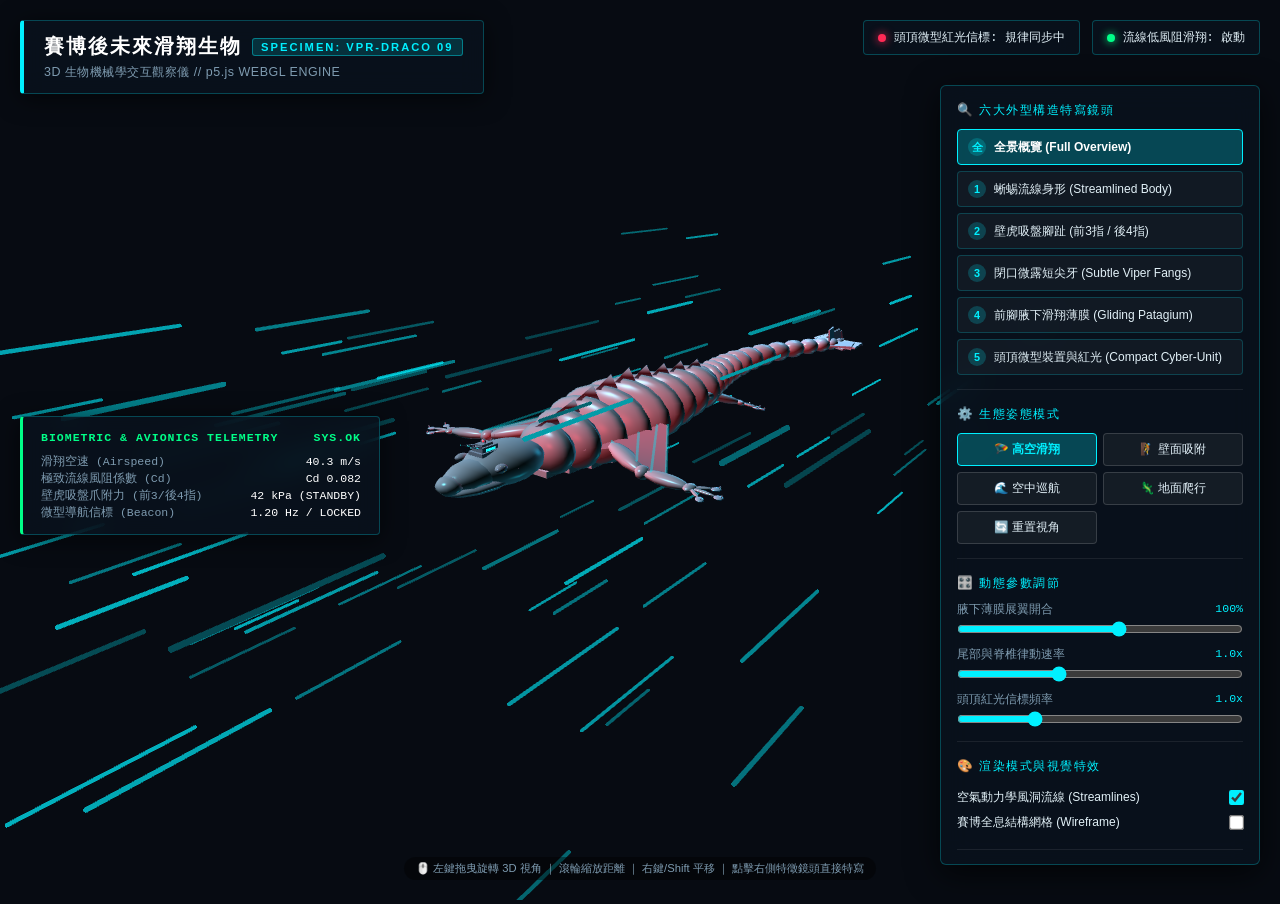
<file: m2-species/index.html>
<!DOCTYPE html>
<html lang="zh-Hant">
<head>
  <meta charset="UTF-8">
  <meta name="viewport" content="width=device-width, initial-scale=1.0">
  <title>賽博後未來生物 3D 觀測儀 (CYBER-DRACO VPR-9)</title>
  <link rel="stylesheet" href="style.css">
  <!-- Load p5.js library (Local file) -->
  <script src="p5.min.js"></script>
</head>
<body>
  <!-- 3D WebGL Canvas Container -->
  <div id="canvas-container"></div>

  <!-- Sci-Fi Cyberpunk HUD Overlay -->
  <div class="hud-overlay">
    <!-- Top Header -->
    <header class="hud-header">
      <div class="title-badge">
        <h1>
          <span>賽博後未來滑翔生物</span>
          <span class="tag">SPECIMEN: VPR-DRACO 09</span>
        </h1>
        <p>3D 生物機械學交互觀察儀 // p5.js WEBGL ENGINE</p>
      </div>

      <div class="status-indicators">
        <div class="indicator">
          <div class="pulse-dot"></div>
          <span>頭頂微型紅光信標: 規律同步中</span>
        </div>
        <div class="indicator">
          <div class="aero-dot"></div>
          <span>流線低風阻滑翔: 啟動</span>
        </div>
      </div>
    </header>

    <!-- Bottom Left Telemetry HUD -->
    <div class="telemetry-card">
      <div class="telemetry-title">
        <span>BIOMETRIC & AVIONICS TELEMETRY</span>
        <span>SYS.OK</span>
      </div>
      <div class="telemetry-row">
        <span>滑翔空速 (Airspeed)</span>
        <span class="val" id="val-airspeed">38.5 m/s</span>
      </div>
      <div class="telemetry-row">
        <span>極致流線風阻係數 (Cd)</span>
        <span class="val" id="val-drag">Cd 0.076</span>
      </div>
      <div class="telemetry-row">
        <span>壁虎吸盤爪附力 (前3/後4指)</span>
        <span class="val" id="val-suction">42 kPa (STANDBY)</span>
      </div>
      <div class="telemetry-row">
        <span>微型導航信標 (Beacon)</span>
        <span class="val" id="val-beacon">1.20 Hz / LOCKED</span>
      </div>
    </div>

    <!-- Bottom Center Operation Hint -->
    <div class="help-hint">
      🖱️ 左鍵拖曳旋轉 3D 視角 ｜ 滾輪縮放距離 ｜ 右鍵/Shift 平移 ｜ 點擊右側特徵鏡頭直接特寫
    </div>
  </div>

  <!-- Right Floating Control & Feature Inspector Panel -->
  <aside class="hud-panel">
    <!-- Section 1: Creature Requirements Fast-Inspect -->
    <div class="panel-section">
      <div class="section-title">
        <span>🔍 六大外型構造特寫鏡頭</span>
      </div>
      <div class="feature-list">
        <button class="feature-btn active" data-feature="overview" onclick="focusFeature('overview')">
          <span class="num">全</span> 全景概覽 (Full Overview)
        </button>
        <button class="feature-btn" data-feature="streamline" onclick="focusFeature('streamline')">
          <span class="num">1</span> 蜥蜴流線身形 (Streamlined Body)
        </button>
        <button class="feature-btn" data-feature="gecko-feet" onclick="focusFeature('gecko-feet')">
          <span class="num">2</span> 壁虎吸盤腳趾 (前3指 / 後4指)
        </button>
        <button class="feature-btn" data-feature="fangs" onclick="focusFeature('fangs')">
          <span class="num">3</span> 閉口微露短尖牙 (Subtle Viper Fangs)
        </button>
        <button class="feature-btn" data-feature="membrane" onclick="focusFeature('membrane')">
          <span class="num">4</span> 前腳腋下滑翔薄膜 (Gliding Patagium)
        </button>
        <button class="feature-btn" data-feature="head-cyber" onclick="focusFeature('head-cyber')">
          <span class="num">5</span> 頭頂微型裝置與紅光 (Compact Cyber-Unit)
        </button>
      </div>
    </div>

    <!-- Section 2: Motion Pose Mode -->
    <div class="panel-section">
      <div class="section-title">
        <span>⚙️ 生態姿態模式</span>
      </div>
      <div class="button-grid">
        <button class="mode-btn active" data-mode="gliding" onclick="setPoseMode('gliding')">
          🪂 高空滑翔
        </button>
        <button class="mode-btn" data-mode="perched" onclick="setPoseMode('perched')">
          🧗 壁面吸附
        </button>
        <button class="mode-btn" data-mode="patrol" onclick="setPoseMode('patrol')">
          🌊 空中巡航
        </button>
        <button class="mode-btn" data-mode="crawl" onclick="setPoseMode('crawl')">
          🦎 地面爬行
        </button>
        <button class="mode-btn" onclick="focusFeature('overview')">
          🔄 重置視角
        </button>
      </div>
    </div>

    <!-- Section 3: Fine Dynamic Adjustments -->
    <div class="panel-section">
      <div class="section-title">
        <span>🎛️ 動態參數調節</span>
      </div>
      <div class="slider-group">
        <div class="slider-item">
          <div class="slider-label">
            <span>腋下薄膜展翼開合</span>
            <span id="label-spread">100%</span>
          </div>
          <input type="range" min="0.6" max="1.3" step="0.05" value="1.0" oninput="
            updateSetting('membraneSpread', this.value);
            document.getElementById('label-spread').innerText = Math.round(this.value * 100) + '%';
          ">
        </div>

        <div class="slider-item">
          <div class="slider-label">
            <span>尾部與脊椎律動速率</span>
            <span id="label-sway">1.0x</span>
          </div>
          <input type="range" min="0.2" max="2.5" step="0.1" value="1.0" oninput="
            updateSetting('swaySpeed', this.value);
            document.getElementById('label-sway').innerText = this.value + 'x';
          ">
        </div>

        <div class="slider-item">
          <div class="slider-label">
            <span>頭頂紅光信標頻率</span>
            <span id="label-pulse">1.0x</span>
          </div>
          <input type="range" min="0.3" max="3.0" step="0.1" value="1.0" oninput="
            updateSetting('pulseRate', this.value);
            document.getElementById('label-pulse').innerText = this.value + 'x';
          ">
        </div>
      </div>
    </div>

    <!-- Section 4: Visual Modes -->
    <div class="panel-section">
      <div class="section-title">
        <span>🎨 渲染模式與視覺特效</span>
      </div>
      <label class="toggle-item">
        <span>空氣動力學風洞流線 (Streamlines)</span>
        <input type="checkbox" checked onchange="updateSetting('showStreamlines', this.checked)">
      </label>
      <label class="toggle-item">
        <span>賽博全息結構網格 (Wireframe)</span>
        <input type="checkbox" onchange="updateSetting('wireframe', this.checked)">
      </label>
    </div>

    <!-- Section 5: Anatomical Briefing -->
    <div class="panel-section">
      <div class="section-title">
        <span>📋 生物特徵說明書</span>
      </div>
      <div style="font-size: 0.72rem; line-height: 1.6; color: var(--text-muted);">
        <p><b style="color:var(--text-main)">1. 蜥蜴流線身形：</b>爬蟲類低重心四肢、楔形吻部、縮小精緻雙眼與低阻長尾翼。</p>
        <p><b style="color:var(--text-main)">2. 壁虎吸盤腳趾：</b>前腳 3 指、後腳 4 指，清晰分開不黏連，每指具擴展吸盤肉墊與剛毛皮褶。</p>
        <p><b style="color:var(--text-main)">3. 閉口微露尖牙：</b>嘴部閉合時，上顎兩根尖牙短短一截稍微露出在唇外。</p>
        <p><b style="color:var(--text-main)">4. 腋下滑翔薄膜：</b>生於胸側與前臂之間，完全獨立於手掌與腳趾之外。</p>
        <p><b style="color:var(--text-main)">5. 流線細長身形：</b>水滴形低風阻截面，減少高速滑翔空氣阻力。</p>
        <p><b style="color:var(--text-main)">6. 頭頂微型裝置：</b>精巧微型化的機械導航模組，兩根向前小角與規律閃爍紅光點。</p>
      </div>
    </div>
  </aside>

  <!-- p5.js Sketch Script -->
  <script src="sketch.js"></script>
</body>
</html>
</file>
<file: m2-species/style.css>
:root {
  --neon-cyan: #00f0ff;
  --neon-red: #ff2a55;
  --neon-amber: #ffaa00;
  --neon-green: #00ff88;
  --bg-dark: #070b12;
  --panel-bg: rgba(10, 18, 30, 0.78);
  --panel-border: rgba(0, 240, 255, 0.25);
  --text-main: #e2f1f8;
  --text-muted: #7e9bb0;
}

* {
  margin: 0;
  padding: 0;
  box-sizing: border-box;
  user-select: none;
}

body {
  width: 100vw;
  height: 100vh;
  overflow: hidden;
  background-color: var(--bg-dark);
  font-family: 'Segoe UI', -apple-system, BlinkMacSystemFont, Roboto, sans-serif;
  color: var(--text-main);
}

#canvas-container {
  position: absolute;
  top: 0;
  left: 0;
  width: 100%;
  height: 100%;
  z-index: 1;
}

/* Sci-Fi HUD Overlay */
.hud-overlay {
  position: absolute;
  top: 0;
  left: 0;
  width: 100%;
  height: 100%;
  pointer-events: none;
  z-index: 10;
  display: flex;
  flex-direction: column;
  justify-content: space-between;
  padding: 20px;
}

/* Header */
.hud-header {
  display: flex;
  justify-content: space-between;
  align-items: flex-start;
  pointer-events: auto;
}

.title-badge {
  background: var(--panel-bg);
  border: 1px solid var(--panel-border);
  border-left: 4px solid var(--neon-cyan);
  padding: 12px 20px;
  border-radius: 4px;
  backdrop-filter: blur(12px);
  box-shadow: 0 4px 24px rgba(0, 0, 0, 0.6);
}

.title-badge h1 {
  font-size: 1.25rem;
  font-weight: 700;
  letter-spacing: 2px;
  text-transform: uppercase;
  color: #fff;
  display: flex;
  align-items: center;
  gap: 10px;
}

.title-badge .tag {
  font-size: 0.7rem;
  background: rgba(0, 240, 255, 0.15);
  color: var(--neon-cyan);
  padding: 2px 8px;
  border-radius: 3px;
  border: 1px solid rgba(0, 240, 255, 0.4);
}

.title-badge p {
  font-size: 0.78rem;
  color: var(--text-muted);
  margin-top: 4px;
  letter-spacing: 0.5px;
}

.status-indicators {
  display: flex;
  gap: 12px;
}

.indicator {
  background: var(--panel-bg);
  border: 1px solid var(--panel-border);
  padding: 8px 14px;
  border-radius: 4px;
  backdrop-filter: blur(10px);
  display: flex;
  align-items: center;
  gap: 8px;
  font-size: 0.75rem;
  font-family: 'Consolas', monospace;
}

.pulse-dot {
  width: 8px;
  height: 8px;
  border-radius: 50%;
  background: var(--neon-red);
  box-shadow: 0 0 10px var(--neon-red);
  animation: pulse-beacon 1.2s infinite ease-in-out;
}

@keyframes pulse-beacon {
  0%, 100% { opacity: 0.25; transform: scale(0.85); box-shadow: 0 0 4px var(--neon-red); }
  50% { opacity: 1; transform: scale(1.25); box-shadow: 0 0 14px var(--neon-red); }
}

.aero-dot {
  width: 8px;
  height: 8px;
  border-radius: 50%;
  background: var(--neon-green);
  box-shadow: 0 0 8px var(--neon-green);
}

/* Control Panel Sidebar */
.hud-panel {
  position: absolute;
  right: 20px;
  top: 85px;
  width: 320px;
  max-height: calc(100vh - 120px);
  overflow-y: auto;
  background: var(--panel-bg);
  border: 1px solid var(--panel-border);
  border-radius: 6px;
  padding: 16px;
  backdrop-filter: blur(14px);
  box-shadow: 0 8px 32px rgba(0, 0, 0, 0.7);
  pointer-events: auto;
  z-index: 11; /* 修復：面板需浮在 3D 畫布(z-index:1)之上，否則被遮住 */
  display: flex;
  flex-direction: column;
  gap: 16px;
}

.hud-panel::-webkit-scrollbar {
  width: 4px;
}
.hud-panel::-webkit-scrollbar-thumb {
  background: rgba(0, 240, 255, 0.3);
  border-radius: 2px;
}

.panel-section {
  border-bottom: 1px solid rgba(255, 255, 255, 0.08);
  padding-bottom: 14px;
}
.panel-section:last-child {
  border-bottom: none;
  padding-bottom: 0;
}

.section-title {
  font-size: 0.78rem;
  text-transform: uppercase;
  letter-spacing: 1.5px;
  color: var(--neon-cyan);
  margin-bottom: 10px;
  display: flex;
  align-items: center;
  gap: 6px;
}

/* Feature Inspect Buttons */
.feature-list {
  display: flex;
  flex-direction: column;
  gap: 6px;
}

.feature-btn {
  background: rgba(255, 255, 255, 0.04);
  border: 1px solid rgba(0, 240, 255, 0.2);
  color: var(--text-main);
  padding: 8px 10px;
  border-radius: 4px;
  font-size: 0.75rem;
  text-align: left;
  cursor: pointer;
  display: flex;
  align-items: center;
  gap: 8px;
  transition: all 0.2s ease;
}

.feature-btn:hover {
  background: rgba(0, 240, 255, 0.15);
  border-color: var(--neon-cyan);
  transform: translateX(-2px);
  box-shadow: 0 0 10px rgba(0, 240, 255, 0.2);
}

.feature-btn.active {
  background: rgba(0, 240, 255, 0.25);
  border-color: var(--neon-cyan);
  color: #fff;
  font-weight: 600;
}

.feature-btn .num {
  display: inline-block;
  width: 18px;
  height: 18px;
  line-height: 18px;
  text-align: center;
  border-radius: 50%;
  background: rgba(0, 240, 255, 0.2);
  color: var(--neon-cyan);
  font-size: 0.68rem;
  font-weight: bold;
}

/* Pose Modes */
.button-grid {
  display: grid;
  grid-template-columns: 1fr 1fr;
  gap: 6px;
}

.mode-btn {
  background: rgba(255, 255, 255, 0.05);
  border: 1px solid rgba(255, 255, 255, 0.15);
  color: var(--text-main);
  padding: 8px 6px;
  border-radius: 4px;
  font-size: 0.73rem;
  cursor: pointer;
  text-align: center;
  transition: all 0.2s ease;
}

.mode-btn:hover {
  background: rgba(255, 255, 255, 0.12);
  border-color: var(--neon-cyan);
}

.mode-btn.active {
  background: rgba(0, 240, 255, 0.25);
  border-color: var(--neon-cyan);
  color: var(--neon-cyan);
  font-weight: 600;
}

/* Sliders */
.slider-group {
  display: flex;
  flex-direction: column;
  gap: 10px;
}

.slider-item {
  display: flex;
  flex-direction: column;
  gap: 4px;
}

.slider-label {
  display: flex;
  justify-content: space-between;
  font-size: 0.72rem;
  color: var(--text-muted);
}

.slider-label span:last-child {
  font-family: 'Consolas', monospace;
  color: var(--neon-cyan);
}

input[type=range] {
  width: 100%;
  accent-color: var(--neon-cyan);
  cursor: pointer;
}

/* Switch / Checkbox */
.toggle-item {
  display: flex;
  justify-content: space-between;
  align-items: center;
  font-size: 0.75rem;
  cursor: pointer;
  padding: 4px 0;
}

.toggle-item input {
  accent-color: var(--neon-cyan);
  cursor: pointer;
  transform: scale(1.15);
}

/* Telemetry Card bottom-left */
.telemetry-card {
  pointer-events: auto;
  background: var(--panel-bg);
  border: 1px solid var(--panel-border);
  border-left: 3px solid var(--neon-green);
  border-radius: 4px;
  padding: 12px 18px;
  max-width: 360px;
  backdrop-filter: blur(12px);
  box-shadow: 0 4px 24px rgba(0, 0, 0, 0.6);
  font-family: 'Consolas', monospace;
  font-size: 0.72rem;
  line-height: 1.5;
}

.telemetry-title {
  color: var(--neon-green);
  font-weight: bold;
  letter-spacing: 1px;
  margin-bottom: 6px;
  display: flex;
  justify-content: space-between;
}

.telemetry-row {
  display: flex;
  justify-content: space-between;
  color: var(--text-muted);
}

.telemetry-row span.val {
  color: #fff;
}

/* Hint footer */
.help-hint {
  font-size: 0.7rem;
  color: var(--text-muted);
  text-align: center;
  pointer-events: none;
  background: rgba(0, 0, 0, 0.4);
  padding: 4px 12px;
  border-radius: 12px;
  align-self: center;
}
</file>
